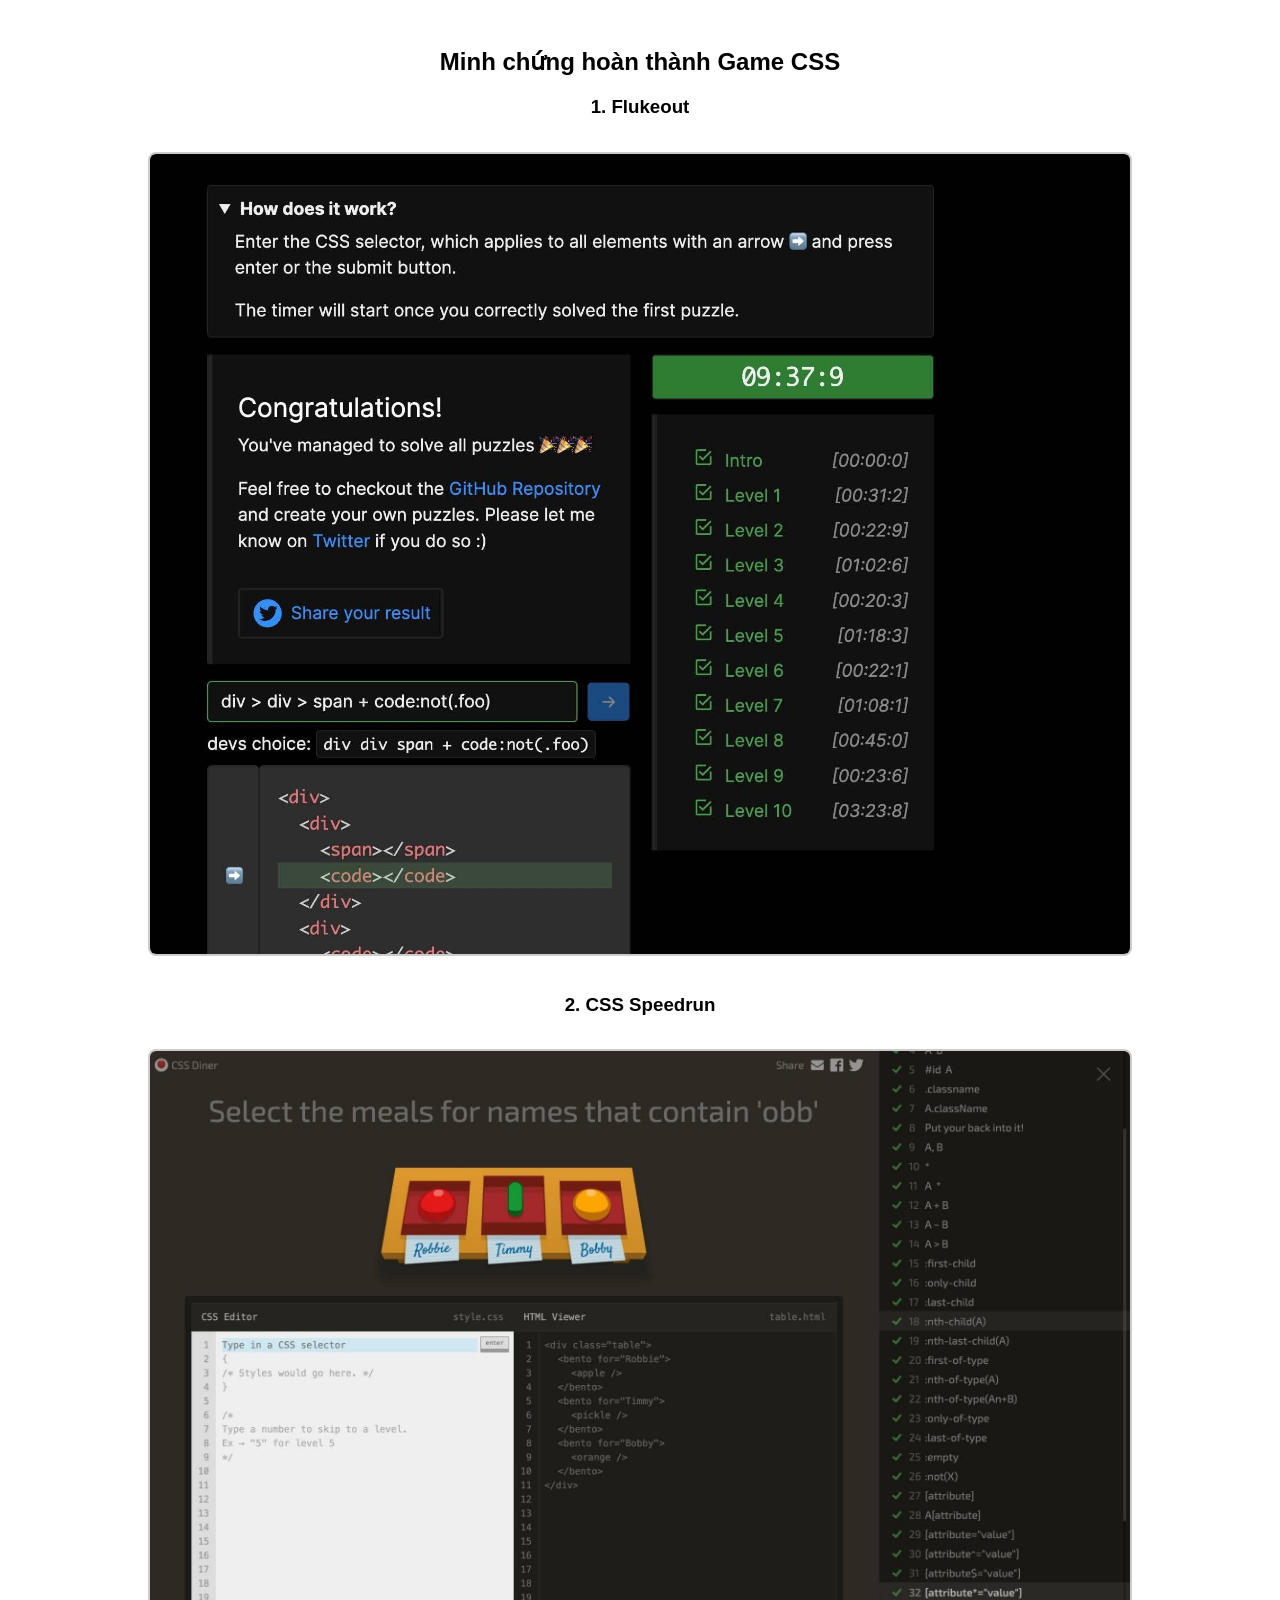
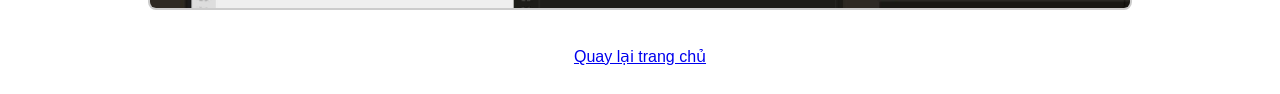
<file: VeNha/BaiTap1.html>
<!DOCTYPE html>
<html lang="vi">
<head>
    <meta charset="UTF-8">
    <title>Bài 1 - Minh chứng Game CSS</title>
    <style>
        body { font-family: Arial, sans-serif; text-align: center; padding: 20px; }
        img { max-width: 80%; margin: 15px 0; border: 2px solid #ccc; border-radius: 8px; }
    </style>
</head>
<body>
    <h2>Minh chứng hoàn thành Game CSS</h2>
    <h3>1. Flukeout</h3>
    <img src="assets/flukeout.png" alt="Kết quả Flukeout">
    <h3>2. CSS Speedrun</h3>
    <img src="assets/css_speedrun.png" alt="Kết quả CSS Speedrun">
    <br><br>
    <a href="index.html">Quay lại trang chủ</a>
</body>
</html>
</file>
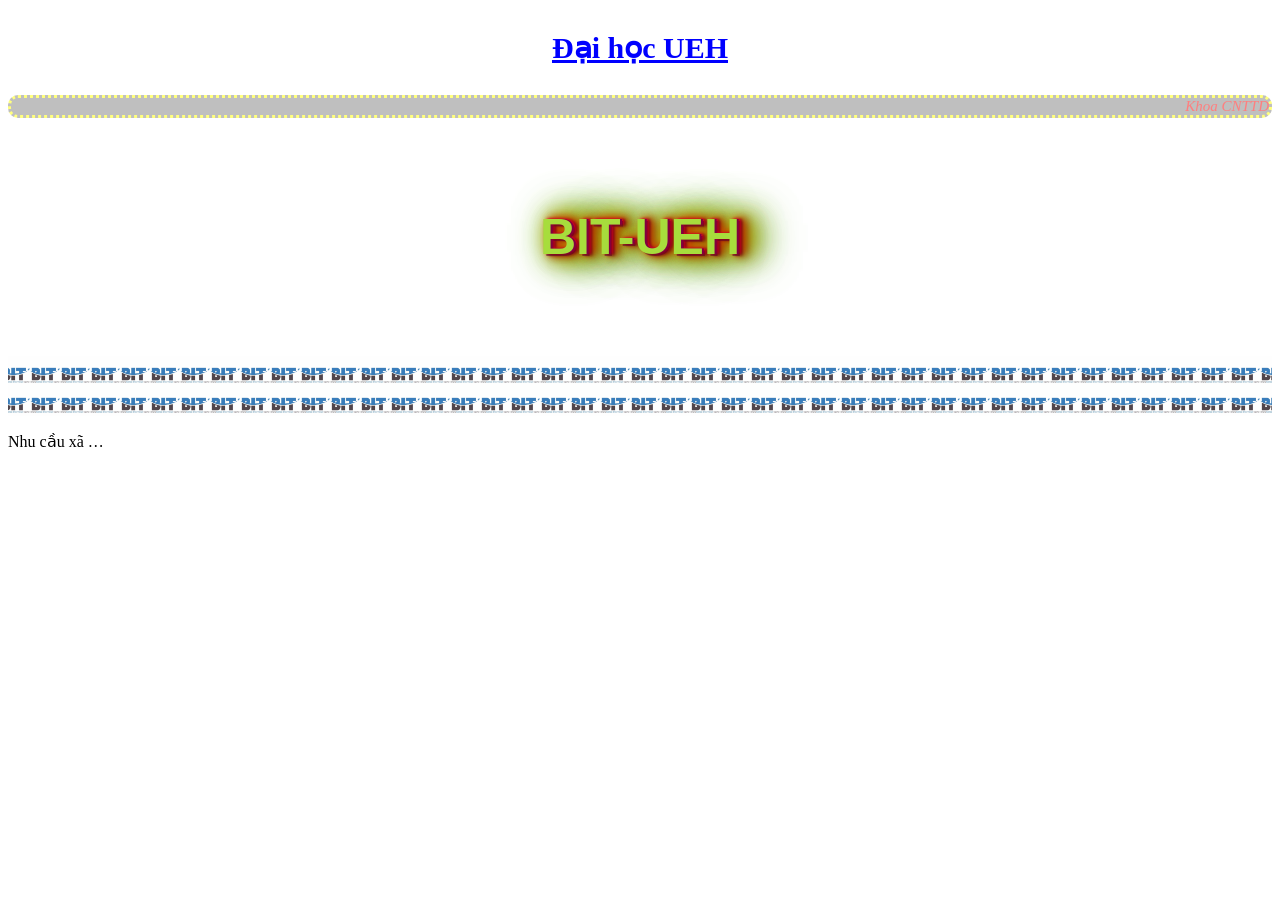
<file: VeNha/BaiTap2.html>
<!DOCTYPE html>
<html lang="vi">
<head>
<meta charset="UTF-8">
<title>Bài 2 - Tạo các đoạn văn</title>
<link rel="stylesheet" href="style.css">
</head>
<body>

    <p id="a">Đại học UEH</p>

    <p id="b">Khoa CNTTD</p>

    <p id="c">BIT-UEH</p>

    <p id="d"></p>

    <p id="e">Nhu cầu xã hội Ngành Thương mại điện tử (TMĐT) tại Việt Nam hiện nay đang có những bước tăng trưởng mạnh mẽ và ngày càng đóng góp nhiều hơn cho sự phát triển kinh tế xã hội của đất nước. Thị trường TMĐT Việt Nam đã trở nên sôi động hơn khi có nhiều</p>

</body>
</file>
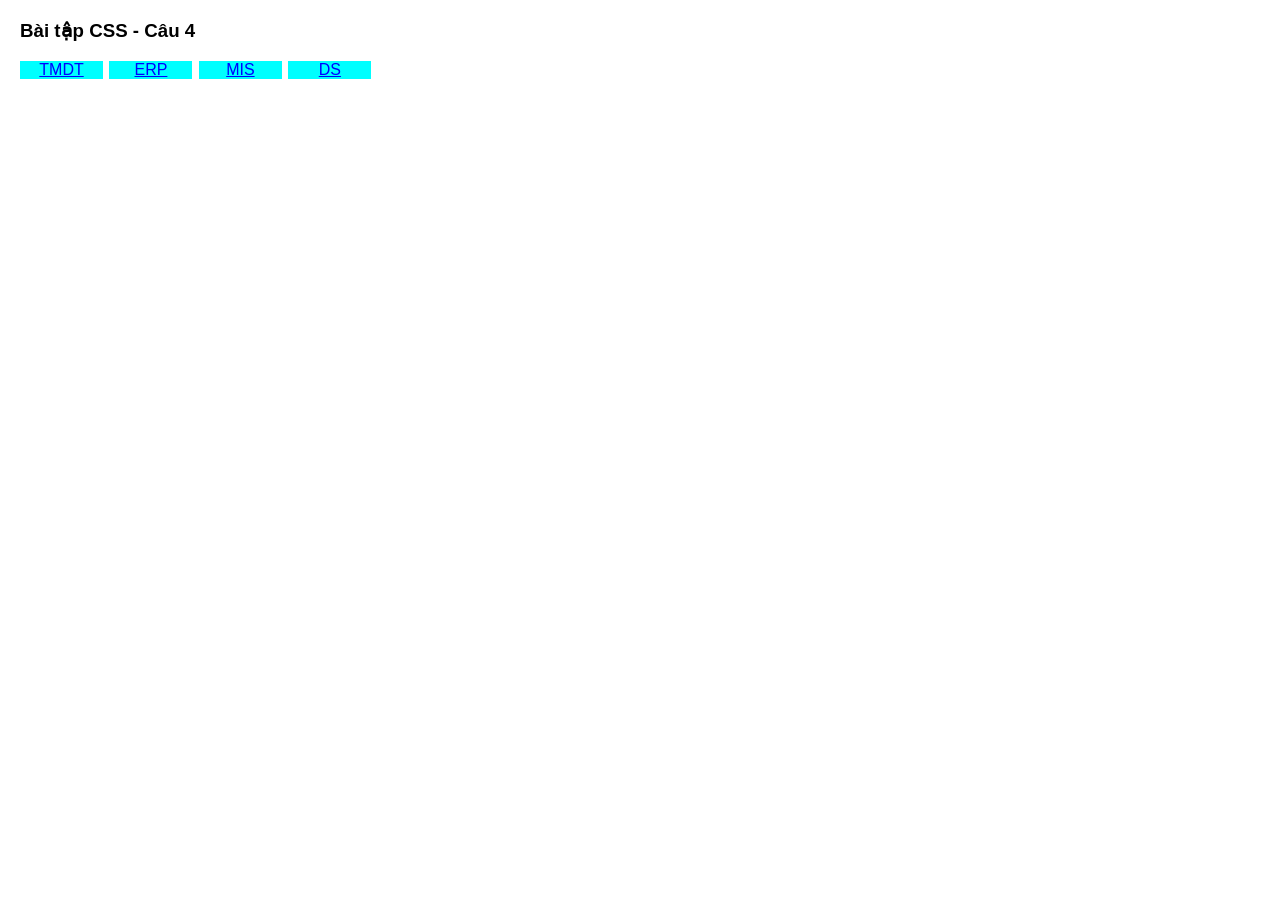
<file: VeNha/BaiTap4.html>
<!DOCTYPE html>
<html lang="vi">
<head>
    <meta charset="UTF-8">
    <meta name="viewport" content="width=device-width, initial-scale=1.0">


    <title>Bài tập CSS - Câu 4</title>


    <!-- Liên kết file CSS -->
    <link rel="stylesheet" href="bai4.css">
</head>


<body>


    <h3>Bài tập CSS - Câu 4</h3>


    <ul>
        <li><a href="#">TMDT</a></li>
        <li><a href="#">ERP</a></li>
        <li><a href="#">MIS</a></li>
        <li><a href="#">DS</a></li>
    </ul>


</body>
</html>
</file>
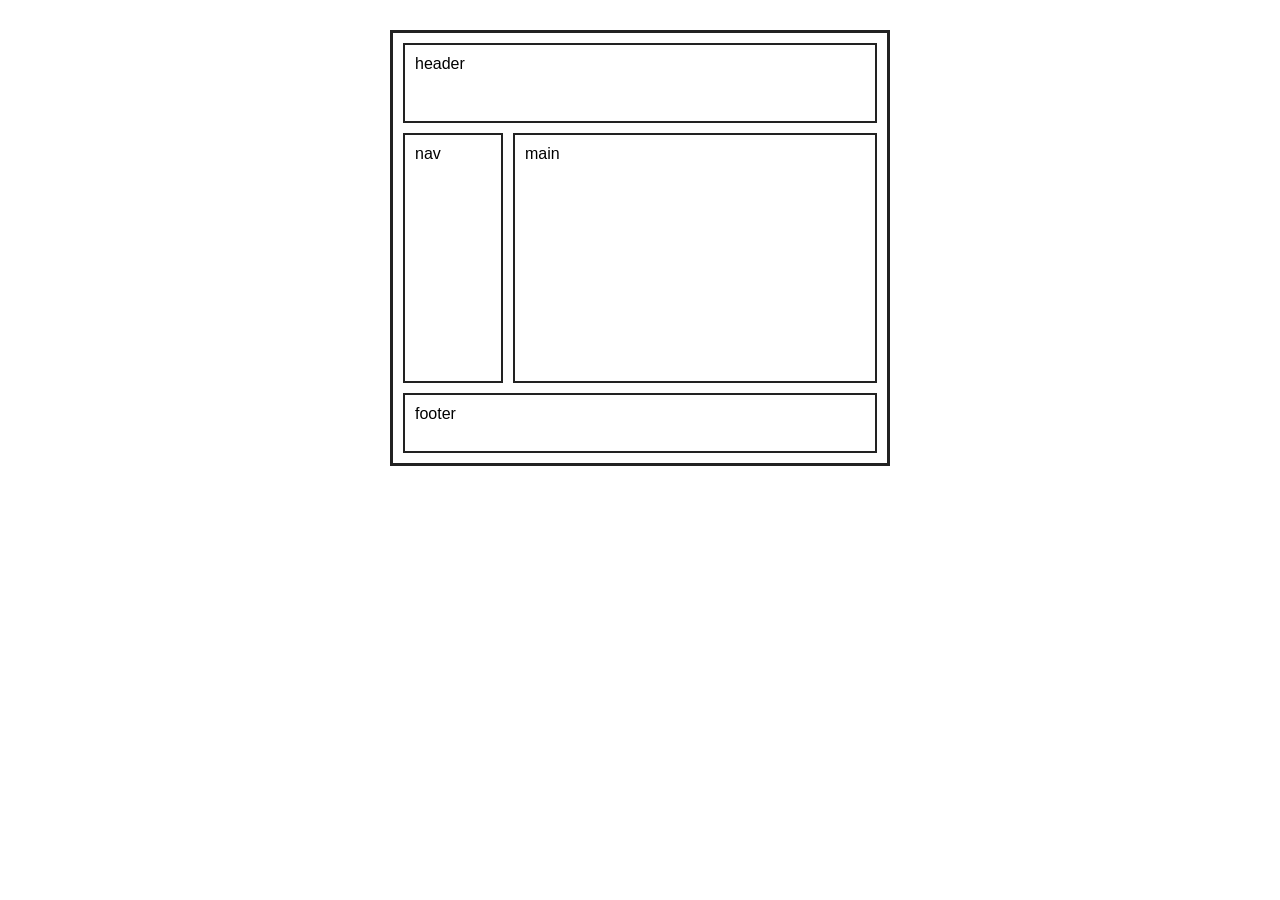
<file: VeNha/BaiTap7.html>
<!DOCTYPE html>
<html lang="vi">
<head>
   <meta charset="UTF-8">
   <meta name="viewport" content="width=device-width, initial-scale=1.0">
   <title>Bài 7 - Website Layout</title>

   <style>
       /* RESET CSS */
       * {
           margin: 0;
           padding: 0;
           box-sizing: border-box;
       }

       body {
           font-family: Arial, sans-serif;
           background-color: #ffffff;
           padding: 30px;
       }

       /* KHUNG BAO NGOÀI */
       #wrapper {
           width: 500px;
           max-width: 100%;
           margin: 0 auto;
           padding: 10px;
           border: 3px solid #222222;

           display: grid;

           grid-template-columns: 100px 1fr;

           grid-template-rows: 80px 250px 60px;

           gap: 10px;
       }

       /* HEADER */
       header {
           grid-column: 1 / 3;
           border: 2px solid #222222;
           padding: 10px;
       }

       /* NAVIGATION */
       nav {
           grid-column: 1;
           border: 2px solid #222222;
           padding: 10px;
       }

       /* MAIN CONTENT */
       main {
           grid-column: 2;
           border: 2px solid #222222;
           padding: 10px;
       }

       /* FOOTER */
       footer {
           grid-column: 1 / 3;
           border: 2px solid #222222;
           padding: 10px;
       }

       /* TÊN CÁC KHU VỰC */
       header::before {
           content: "header";
       }

       nav::before {
           content: "nav";
       }

       main::before {
           content: "main";
       }

       footer::before {
           content: "footer";
       }
   </style>
</head>

<body>

   <div id="wrapper">

       <header></header>

       <nav></nav>

       <main></main>

       <footer></footer>

   </div>

</body>
</html>
</file>
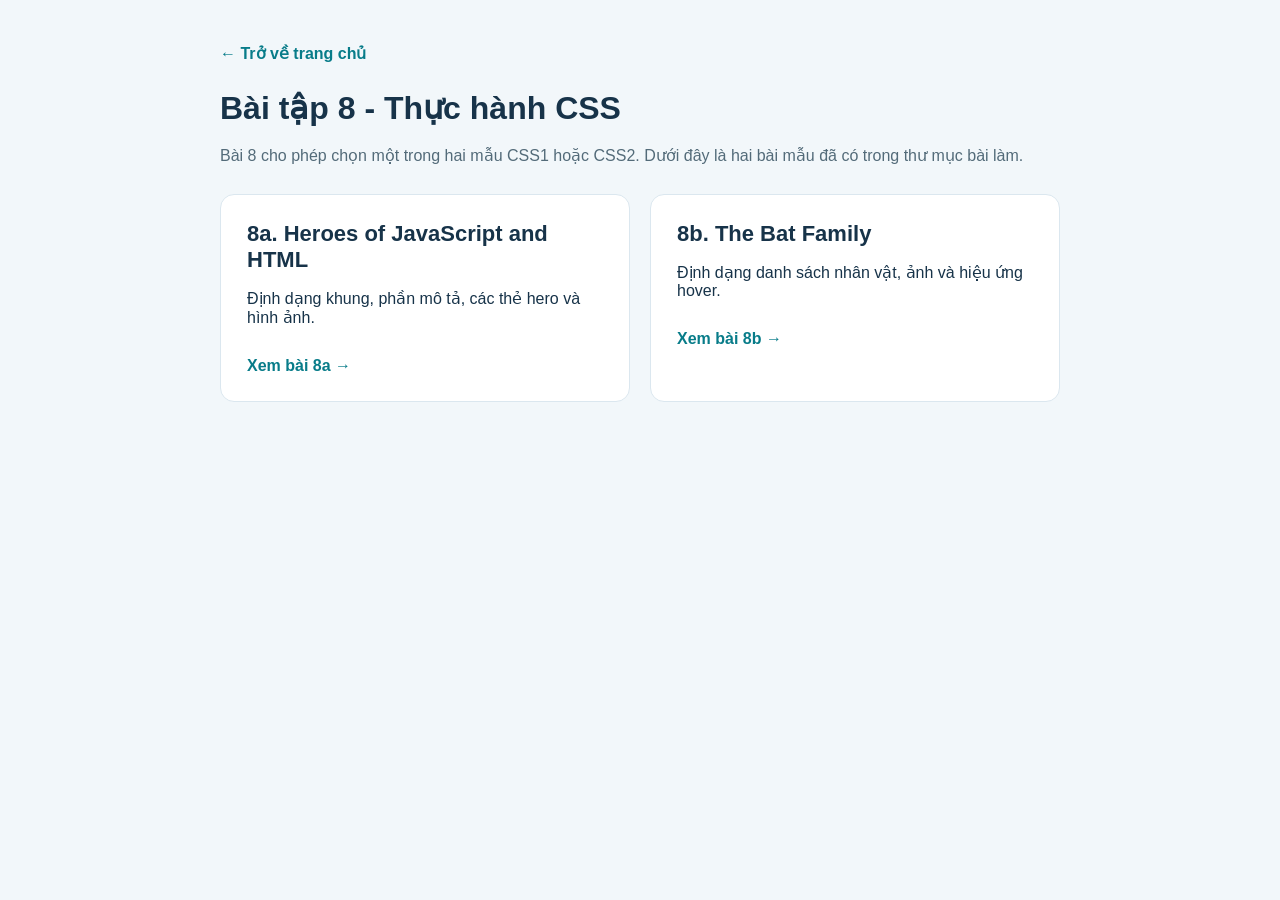
<file: VeNha/BaiTap8.html>
<!DOCTYPE html>
<html lang="vi">
<head>
  <meta charset="UTF-8">
  <meta name="viewport" content="width=device-width, initial-scale=1.0">
  <title>Bài tập 8 - Bài thực hành CSS</title>
  <style>
    * {box-sizing:border-box}
    body {margin:0;font-family:Arial,Helvetica,sans-serif;background:#f2f7fa;color:#173349;padding:30px}
    .container {max-width:840px;margin:auto}
    .heading {font-size:32px;margin:26px 0 10px}
    .lead {color:#536b79;line-height:1.65}
    .cards {display:grid;grid-template-columns:repeat(auto-fit,minmax(250px,1fr));gap:20px;margin-top:25px}
    .card {background:#fff;border-radius:14px;border:1px solid #dbe7ef;padding:26px}
    .card h2 {font-size:22px;margin:0 0 12px}
    .card a,.back {display:inline-block;margin-top:14px;color:#087c89;font-weight:bold;text-decoration:none}
    .card a:hover,.back:hover{text-decoration:underline}
  </style>
</head>
<body>
  <main class="container">
    <a class="back" href="index.html">← Trở về trang chủ</a>
    <h1 class="heading">Bài tập 8 - Thực hành CSS</h1>
    <p class="lead">Bài 8 cho phép chọn một trong hai mẫu CSS1 hoặc CSS2. Dưới đây là hai bài mẫu đã có trong thư mục bài làm.</p>
    <div class="cards">
      <section class="card"><h2>8a. Heroes of JavaScript and HTML</h2>
        <p>Định dạng khung, phần mô tả, các thẻ hero và hình ảnh.</p>
        <a href="css1/css1.html">Xem bài 8a →</a>
      </section>
      <section class="card"><h2>8b. The Bat Family</h2>
        <p>Định dạng danh sách nhân vật, ảnh và hiệu ứng hover.</p>
        <a href="css2/css2.html">Xem bài 8b →</a>
      </section>
    </div>
  </main>
</body>
</html>
</file>
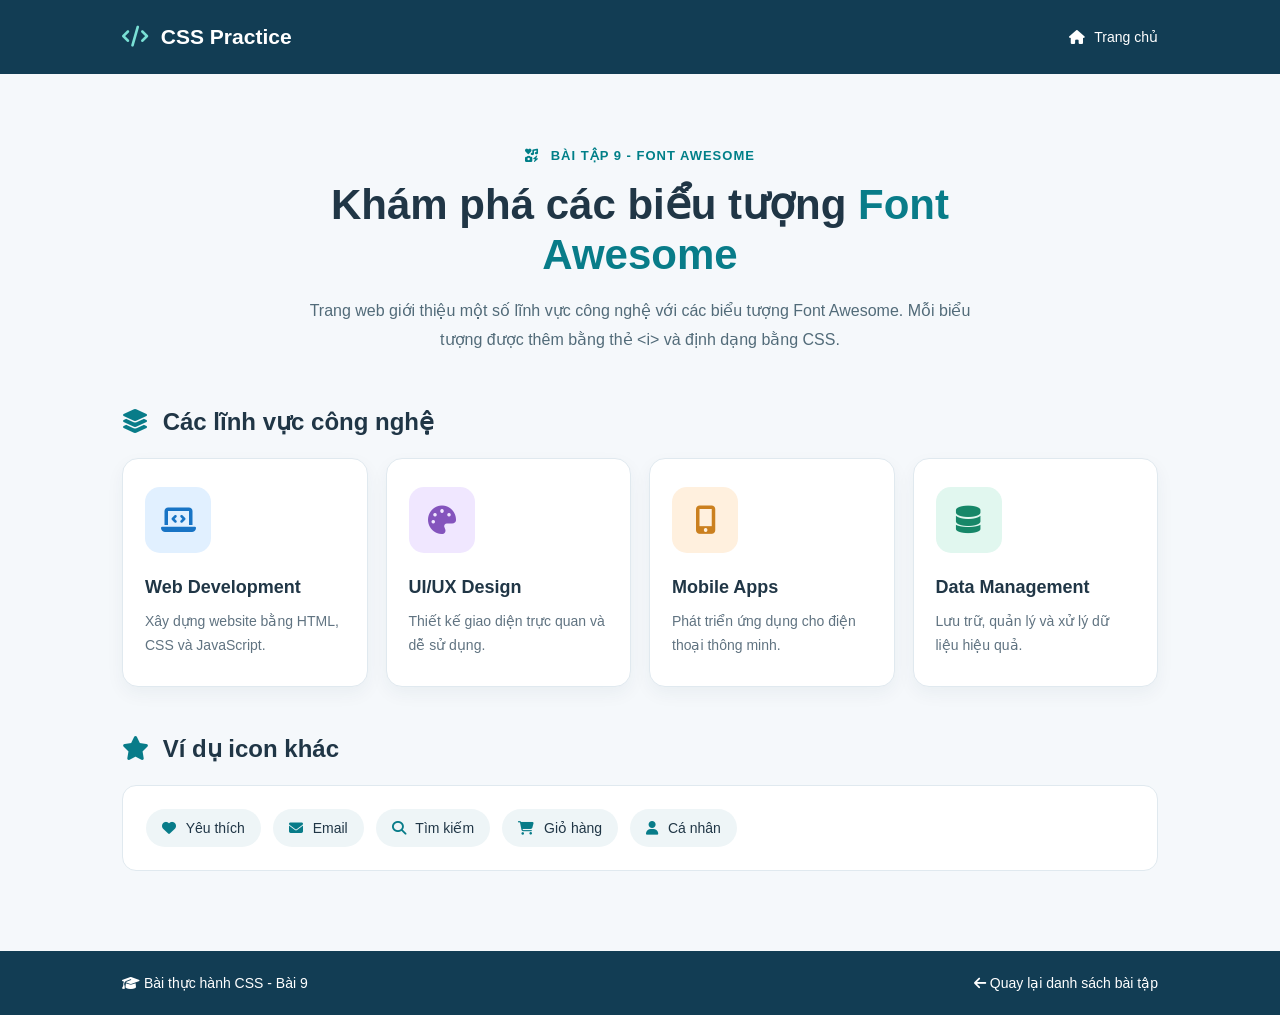
<file: VeNha/BaiTap9.html>
<!DOCTYPE html>
<html lang="vi">
<head>
  <meta charset="UTF-8">
  <meta name="viewport" content="width=device-width, initial-scale=1.0">
  <title>Bài tập 9 - Font Awesome Icons</title>

  <!-- Bài 9: liên kết Font Awesome để sử dụng các icon -->
  <link rel="stylesheet" href="https://cdnjs.cloudflare.com/ajax/libs/font-awesome/6.5.2/css/all.min.css">
  <link rel="stylesheet" href="bai9.css">
</head>
<body>
  <header class="site-header">
    <div class="container header-content">
      <a class="brand" href="index.html"><i class="fa-solid fa-code"></i> CSS Practice</a>
      <a class="home-link" href="index.html"><i class="fa-solid fa-house"></i> Trang chủ</a>
    </div>
  </header>

  <main>
    <section class="intro container">
      <span class="eyebrow"><i class="fa-solid fa-icons"></i> BÀI TẬP 9 - FONT AWESOME</span>
      <h1>Khám phá các biểu tượng <span>Font Awesome</span></h1>
      <p>Trang web giới thiệu một số lĩnh vực công nghệ với các biểu tượng Font Awesome.
         Mỗi biểu tượng được thêm bằng thẻ &lt;i&gt; và định dạng bằng CSS.</p>
    </section>

    <section class="container" aria-labelledby="skills-title">
      <h2 id="skills-title" class="section-title"><i class="fa-solid fa-layer-group"></i> Các lĩnh vực công nghệ</h2>
      <div class="feature-grid">
        <article class="feature-card">
          <div class="icon-box blue"><i class="fa-solid fa-laptop-code" aria-hidden="true"></i></div>
          <h3>Web Development</h3>
          <p>Xây dựng website bằng HTML, CSS và JavaScript.</p>
        </article>
        <article class="feature-card">
          <div class="icon-box purple"><i class="fa-solid fa-palette" aria-hidden="true"></i></div>
          <h3>UI/UX Design</h3>
          <p>Thiết kế giao diện trực quan và dễ sử dụng.</p>
        </article>
        <article class="feature-card">
          <div class="icon-box orange"><i class="fa-solid fa-mobile-screen-button" aria-hidden="true"></i></div>
          <h3>Mobile Apps</h3>
          <p>Phát triển ứng dụng cho điện thoại thông minh.</p>
        </article>
        <article class="feature-card">
          <div class="icon-box green"><i class="fa-solid fa-database" aria-hidden="true"></i></div>
          <h3>Data Management</h3>
          <p>Lưu trữ, quản lý và xử lý dữ liệu hiệu quả.</p>
        </article>
      </div>
    </section>

    <section class="container examples" aria-labelledby="examples-title">
      <h2 id="examples-title" class="section-title"><i class="fa-solid fa-star"></i> Ví dụ icon khác</h2>
      <div class="icon-list">
        <span><i class="fa-solid fa-heart" aria-hidden="true"></i> Yêu thích</span>
        <span><i class="fa-solid fa-envelope" aria-hidden="true"></i> Email</span>
        <span><i class="fa-solid fa-magnifying-glass" aria-hidden="true"></i> Tìm kiếm</span>
        <span><i class="fa-solid fa-cart-shopping" aria-hidden="true"></i> Giỏ hàng</span>
        <span><i class="fa-solid fa-user" aria-hidden="true"></i> Cá nhân</span>
      </div>
    </section>
  </main>

  <footer class="site-footer">
    <div class="container footer-content">
      <p><i class="fa-solid fa-graduation-cap"></i> Bài thực hành CSS - Bài 9</p>
      <a href="index.html"><i class="fa-solid fa-arrow-left"></i> Quay lại danh sách bài tập</a>
    </div>
  </footer>
</body>
</html>
</file>
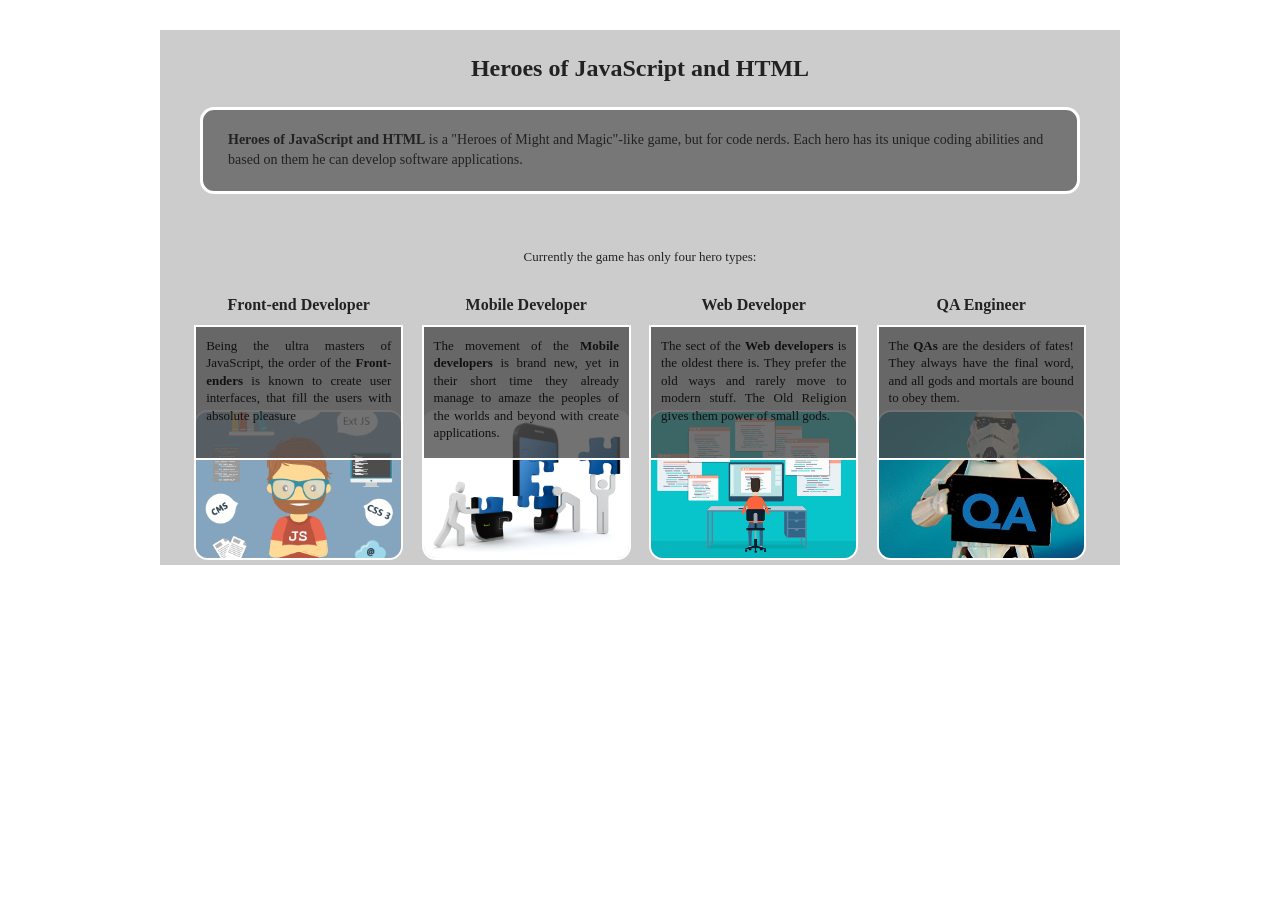
<file: VeNha/css1/css1.html>
<!DOCTYPE html>
<html lang="en">


<head>
   <meta charset="UTF-8">
   <title>Heroes of JavaScript and HTML</title>   
   <style>
* {
   box-sizing: border-box;
}


body {
   margin: 0;
   padding: 30px 15px;
   font-family: Georgia, "Times New Roman", serif;
   color: #222;
   background-color: #ffffff;
}


/* I. KHUNG CHỨA LỚN */
#root {
   width: 960px;
   max-width: 100%;
   margin: 0 auto;
   padding: 25px;
   background-color: #cccccc;
   font-size: 14px;
}


/* II. HEADER */
.header {
   margin: 0 0 25px;
   font-size: 24px;
   text-align: center;
   font-weight: bold;
}


/* III. DESCRIPTION GIỚI THIỆU */
#root > .description {
   margin: 0 15px 55px;
   padding: 20px 25px;
   background-color: #777777;
   color: #222222;
   border: 3px solid #ffffff;
   border-radius: 14px;
   line-height: 1.45;
   text-align: left;
}


/* DÒNG GIỚI THIỆU 4 NHÂN VẬT */
.remark {
   margin: 0 0 30px;
   text-align: center;
   font-size: 13px;
}


/* IV. DANH SÁCH HERO */
.heroes-list {
   list-style: none;
   padding: 0;
   margin: 0;
   text-align: center;
   font-size: 0;
}


.hero-item {
   display: inline-block;
   position: relative;
   vertical-align: top;
   width: 23%;
   height: 245px;
   margin: 0 1%;
   font-size: 14px;
   text-align: center;
}


/* V. TIÊU ĐỀ TỪNG HERO */
.hero-item h2 {
   margin: 0 0 12px;
   font-size: 16px;
   line-height: 1.25;
   text-align: center;
}


/* VI. THẺ MÔ TẢ PHỦ LÊN HÌNH */
.hero-item .description {
   position: absolute;
   top: 30px;
   left: 0;
   z-index: 2;
   width: 100%;
   height: 135px;
   margin: 0;
   padding: 10px;
   overflow: hidden;
   background-color: rgba(75, 75, 75, 0.78);
   color: #111111;
   border: 2px solid #ffffff;
   text-align: justify;
   font-size: 13px;
   line-height: 1.35;
}


/* VII. HÌNH ẢNH HERO */
.hero-item img {
   position: absolute;
   top: 115px;
   left: 0;
   z-index: 1;
   display: block;
   width: 100%;
   height: 150px;
   object-fit: cover;
   border: 2px solid #ffffff;
   border-radius: 14px;
}


/* RESPONSIVE */
@media (max-width: 700px) {
   #root {
       padding: 18px;
   }


   .hero-item {
       width: 46%;
       margin: 0 1% 20px;
   }


   .header {
       font-size: 21px;
   }
}


@media (max-width: 420px) {
   .hero-item {
       width: 90%;
       margin-bottom: 25px;
   }


   #root > .description {
       margin-left: 0;
       margin-right: 0;
       padding: 15px;
   }
}


   </style>
</head>


<body>
   <div id="root">
       <h1 class="header">
           <i class="fas fa-address-card"></i>
           Heroes of JavaScript and HTML</h1>
          
       <p class="description">
           <i class="fab fa-android"></i>
           <strong>Heroes of JavaScript and HTML</strong> is a "Heroes of Might and Magic"-like game, but for code nerds.
           Each hero has its unique coding abilities and based on them he can develop software applications.
       </p>
       <div class="container">
           <p class="remark">Currently the game has only four hero types:</p>
           <ul class="heroes-list">
               <li class="hero-item">
                   <h2>Front-end Developer</h2>
                   <p class="description">
                       Being the ultra masters of JavaScript, the order of the <strong>Front-enders</strong> is known to
                       create user interfaces, that fill the users with absolute pleasure
                   </p>
                   <img class="animated infinite bounce delay-2s" src="imgs/fe.png" alt="">
               </li>
               <li class="hero-item">
                   <h2>Mobile Developer</h2>
                   <p class="description">
                       The movement of the <strong>Mobile developers</strong> is brand new, yet in their short time they
                       already manage to amaze the peoples of the worlds and beyond with create applications.
                   </p>
                   <img src="imgs/mobile.jpg" alt="">
               </li>
               <li class="hero-item">
                   <h2>Web Developer</h2>
                   <p class="description">
                       The sect of the <strong>Web developers</strong> is the oldest there is. They prefer the old ways and rarely move to modern stuff. The Old Religion gives them power of small gods.
                   </p>
                   <img src="imgs/web.jpg" alt="">
               </li>
               <li class="hero-item">
                   <h2>QA Engineer</h2>
                   <p class="description">
                       The <strong>QAs</strong> are the desiders of fates! They always have the final word, and all gods and mortals are bound to obey them.
                   </p>
                   <img src="imgs/qa.jpg" alt="">
               </li>
           </ul>
       </div>
   </div>
</body>


</html>
</file>
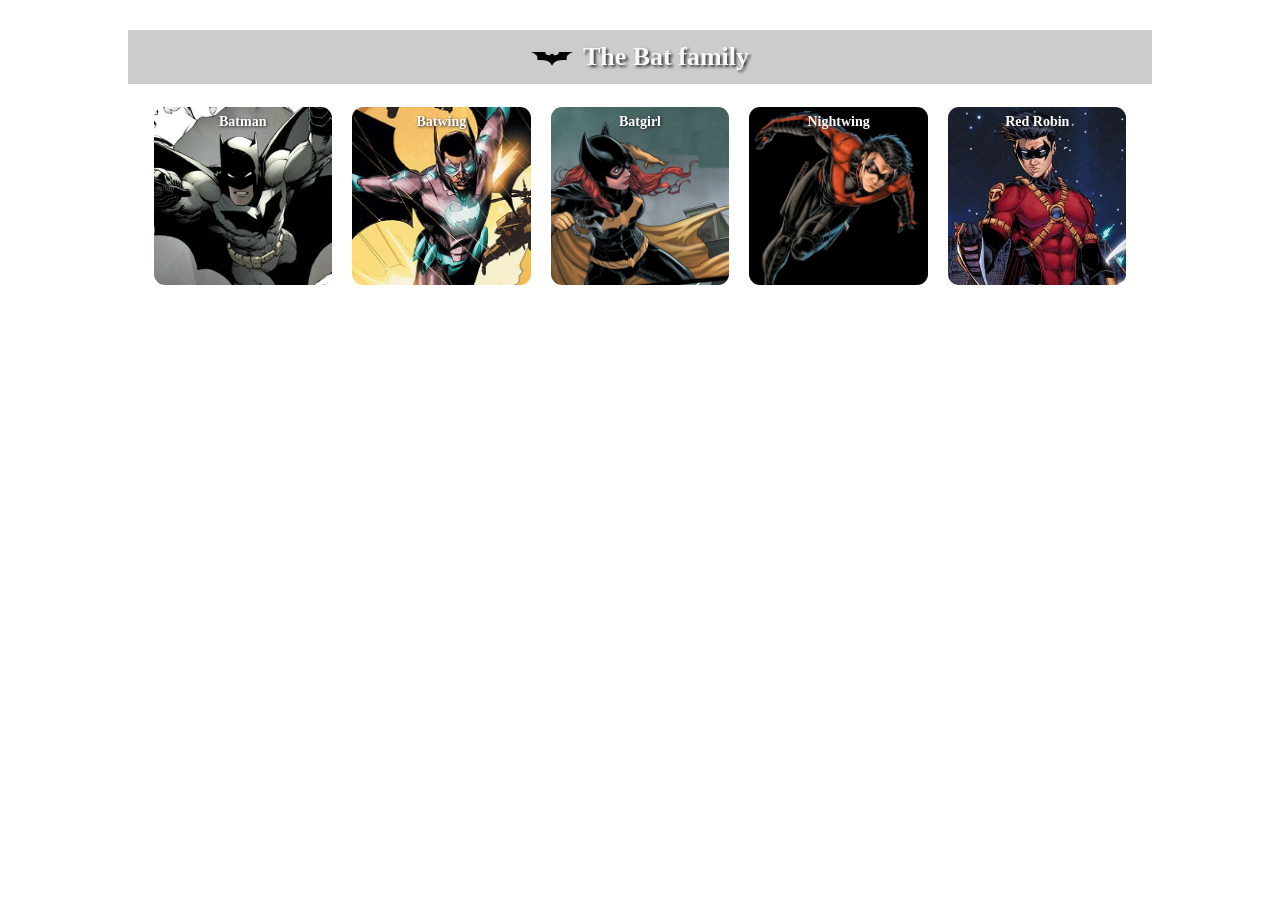
<file: VeNha/css2/css2.html>
<!DOCTYPE html>
<html lang="en">
<head>
    <meta charset="UTF-8">
    <title>The Bat Family</title>
    <link rel="stylesheet" href="styles/main.css">
</head>
<body>
    <div id="root">
        <h1 id="site-header"><span>The Bat family<span></h1>
        <ul class="superheroes">
            <li>
                <strong class="hero-header">Batman</strong>
                <img src="imgs/superhero-1.jpg" alt="">
                <a href="https://en.wikipedia.org/wiki/Batman">Read more</a>
            </li>
            <li>
                <strong class="hero-header">Batwing</strong>
                <img src="imgs/superhero-2.jpg" alt="">
                <a href="https://en.wikipedia.org/wiki/Batwing_(DC_Comics)">Read more</a>
            </li>
            <li>
                <strong class="hero-header">Batgirl</strong>
                <img src="imgs/superhero-3.jpg" alt="">
                <a href="https://en.wikipedia.org/wiki/Batgirl">Read more</a>
            </li>
            <li>
                <strong class="hero-header">Nightwing</strong>
                <img src="imgs/superhero-4.jpg" alt="">
                <a href="https://en.wikipedia.org/wiki/Nightwing">Read more</a>
            </li>
            <li>
                <strong class="hero-header">Red Robin</strong>
                <img src="imgs/superhero-5.jpg" alt="">
                <a href="https://en.wikipedia.org/wiki/Red_Robin_(comics)">Read more</a>
            </li>
        </ul>
    </div>
</body>
</html>
</file>
<file: VeNha/style.css>
/* a. Đại học UEH */
#a {
    color: blue;
    text-align: center;
    font-weight: bold;
    text-decoration: underline;
    font-size: 30px;
}

/* b. Khoa CNTTD */
#b {
    color: red;
    text-align: right;
    font-style: italic;
    border: 3px dotted yellow;
    border-radius: 10px;
    background-color: gray;
    font-size: 15px;
    opacity: 0.5;
}

/* c. Định dạng chữ BIT-UEH */
#c {
    color: #A7DD3C;
    background: #FFFFFF;
    font-family: Arial, Helvetica, sans-serif;
    font-size: 50px;
    font-weight: bold;
    text-align: center;
    padding: 40px 0;
    text-shadow: 2px 0 0px #800040, 3px 2px 0px rgba(77,0,38,0.5), 3px 0 3px #FF002B, 5px 0 3px #800015, 6px 2px 3px rgba(77,0,13,0.5), 6px 0 9px #FF5500, 8px 0 9px #802A00, 9px 2px 9px rgba(77,25,0,0.5), 9px 0 18px #FFD500, 11px 0 18px #806A00, 12px 2px 18px rgba(77,66,0,0.5), 12px 0 30px #D4FF00, 14px 0 30px #6A8000, 15px 2px 30px rgba(64,77,0,0.5), 15px 0 45px #80FF00, 17px 0 45px #408000, 17px 2px 45px rgba(38,77,0,0.5);
}

/* d. Logo BIT làm hình nền lặp lại và cố định */
#d {
    background-image: url("bit-logo.png");
    background-size: 30px 30px;
    background-repeat: repeat;
    background-attachment: fixed;
    height: 60px;
}

/* e. Đoạn văn bị cắt bớt */
#e {
    width: 100px;
    height: 50px;
    overflow: hidden;           /* ẩn nội dung bị tràn */
    text-overflow: ellipsis;    /* cắt nội dung tràn bằng ... */
    white-space: nowrap;
}
</file>
<file: VeNha/bai4.css>
/* Định dạng toàn bộ trang web */
body {
    font-family: Arial, sans-serif;
    margin: 20px;
}


/* Định dạng tiêu đề */
h3 {
    color: black;
}

/* Định dạng danh sách */
ul {
    list-style-type: none;
    padding: 0;
    margin: 0;
}


/* Định dạng từng mục trong danh sách */
li {
    display: inline-block;
    width: 83px;
    background-color: cyan;
    text-align: center;
    margin-right: 2px;
}


/* Định dạng liên kết */
a {
    color: blue;
}
</file>
<file: VeNha/bai9.css>
/* BÀI 9: Định dạng trang sử dụng Font Awesome */
* { box-sizing: border-box; }
body { margin: 0; font-family: Arial, Helvetica, sans-serif; color: #203646; background: #f5f8fb; }
a { color: inherit; }
.container { max-width: 1080px; margin: 0 auto; padding-left: 22px; padding-right: 22px; }
.site-header { background: #123d54; color: #fff; }
.header-content, .footer-content { display: flex; justify-content: space-between; align-items: center; gap: 16px; }
.header-content { min-height: 74px; }
.brand { font-size: 21px; font-weight: bold; text-decoration: none; }
.brand i { margin-right: 7px; color: #79e0d5; }
.home-link { text-decoration: none; font-size: 14px; }
.home-link i { margin-right: 6px; }
.home-link:hover, .footer-content a:hover { text-decoration: underline; }
.intro { text-align: center; padding-top: 72px; padding-bottom: 54px; }
.eyebrow { color: #007f88; font-size: 13px; font-weight: bold; letter-spacing: 1px; }
.eyebrow i { margin-right: 7px; }
h1 { max-width: 720px; margin: 16px auto; font-size: 42px; line-height: 1.2; }
h1 span { color: #087c89; }
.intro p { max-width: 675px; margin: 0 auto; line-height: 1.8; color: #526b79; }
.section-title { font-size: 24px; margin: 0 0 22px; }
.section-title i { color: #087c89; margin-right: 7px; }
.feature-grid { display: grid; grid-template-columns: repeat(4, 1fr); gap: 18px; }
.feature-card { padding: 28px 22px; border-radius: 16px; background: white; border: 1px solid #e0e9ef; box-shadow: 0 7px 18px rgba(23,59,82,.05); }
.icon-box { width: 66px; height: 66px; display: flex; align-items: center; justify-content: center; border-radius: 15px; margin-bottom: 24px; font-size: 28px; }
.icon-box.blue { background: #e1f0ff; color: #1874c5; }
.icon-box.purple { background: #f0e7ff; color: #8454bd; }
.icon-box.orange { background: #fff0de; color: #cb801f; }
.icon-box.green { background: #e1f7ef; color: #168768; }
.feature-card h3 { font-size: 18px; margin: 0 0 12px; }
.feature-card p { color: #607381; font-size: 14px; line-height: 1.7; margin: 0; }
.examples { margin-top: 48px; margin-bottom: 80px; }
.icon-list { background: #fff; border: 1px solid #e0e9ef; border-radius: 14px; padding: 23px; display: flex; flex-wrap: wrap; gap: 12px; }
.icon-list span { padding: 11px 16px; border-radius: 24px; background: #eef5f7; font-size: 14px; }
.icon-list i { margin-right: 6px; color: #087c89; }
.site-footer { background: #123d54; color: #fff; padding: 24px 0; font-size: 14px; }
.site-footer p { margin: 0; }
.site-footer a { text-decoration: none; }
@media (max-width: 900px) { .feature-grid { grid-template-columns: repeat(2, 1fr); } }
@media (max-width: 560px) {
  h1 { font-size: 31px; }
  .intro { padding-top: 48px; padding-bottom: 42px; }
  .feature-grid { grid-template-columns: 1fr; }
  .footer-content { align-items: flex-start; flex-direction: column; }
}
</file>
<file: VeNha/css2/styles/main.css>
/* =========================================
  BAI TAP 8B - THE BAT FAMILY
  ========================================= */

/* RESET CSS */
* {
   box-sizing: border-box;
}

body {
   margin: 0;
   padding: 30px 15px;
   font-family: Georgia, "Times New Roman", serif;
   color: #222;
   background-color: #fff;
}

/* I. KHUNG CHUA LON */
#root {
   width: 1024px;
   max-width: 100%;
   margin: 0 auto;
}

/* II. THANH TIEU DE */
#site-header {
   margin: 0 0 20px;
   padding: 12px 15px;
   background-color: #ccc;
   color: #f7f7f7;
   font-size: 26px;
   font-weight: bold;
   text-align: center;
   text-shadow: 2px 2px 3px #333;
}

/* LOGO CON DOI */
#site-header::before {
   content: "";
   display: inline-block;
   width: 42px;
   height: 22px;
   margin-right: 10px;
   vertical-align: middle;
   background-image: url("../imgs/logo.png");
   background-repeat: no-repeat;
   background-position: center;
   background-size: contain;
}

/* III. DANH SACH SUPERHERO */
.superheroes {
   list-style: none;
   margin: 0;
   padding: 0;
   text-align: center;
   font-size: 0;
}

/* CAC NHAN VAT */
.superheroes li {
   position: relative;
   display: inline-block;
   vertical-align: top;
   width: 18%;
   margin: 0 0.7%;
   font-size: 14px;
   transition: width 0.3s ease;
}

/* TEN NHAN VAT */
.superheroes .hero-header {
   position: absolute;
   top: 10px;
   left: 0;
   z-index: 2;
   display: block;
   width: 100%;
   color: #fff;
   text-align: center;
   text-shadow: 1px 1px 3px #222;
   pointer-events: none;
}

/* HINH ANH */
.superheroes img {
   display: block;
   width: 100%;
   max-width: 100%;
   aspect-ratio: 1 / 1;
   object-fit: cover;
   border: 3px solid #fff;
   border-radius: 14px;
}

/* IV. READ MORE */
.superheroes a {
   display: none;
   width: 100%;
   margin-top: 3px;
   padding: 7px 5px;
   background-color: #666;
   color: #fff;
   text-align: center;
   text-decoration: none;
   font-size: 13px;
   transition: background-color 0.3s ease;
}

/* V. HOVER */
.superheroes li:hover {
   width: 21%;
}

.superheroes li:hover a {
   display: block;
}

.superheroes a:hover {
   text-decoration: underline;
   background-color: #444;
}

/* RESPONSIVE */
@media (max-width: 700px) {
   .superheroes li {
       width: 30%;
       margin: 0 1% 18px;
   }

   .superheroes li:hover {
       width: 32%;
   }
}

@media (max-width: 450px) {
   #site-header {
       font-size: 21px;
   }

   #site-header::before {
       width: 32px;
       height: 18px;
   }

   .superheroes li,
   .superheroes li:hover {
       width: 46%;
       margin: 0 1% 18px;
   }
}
</file>
